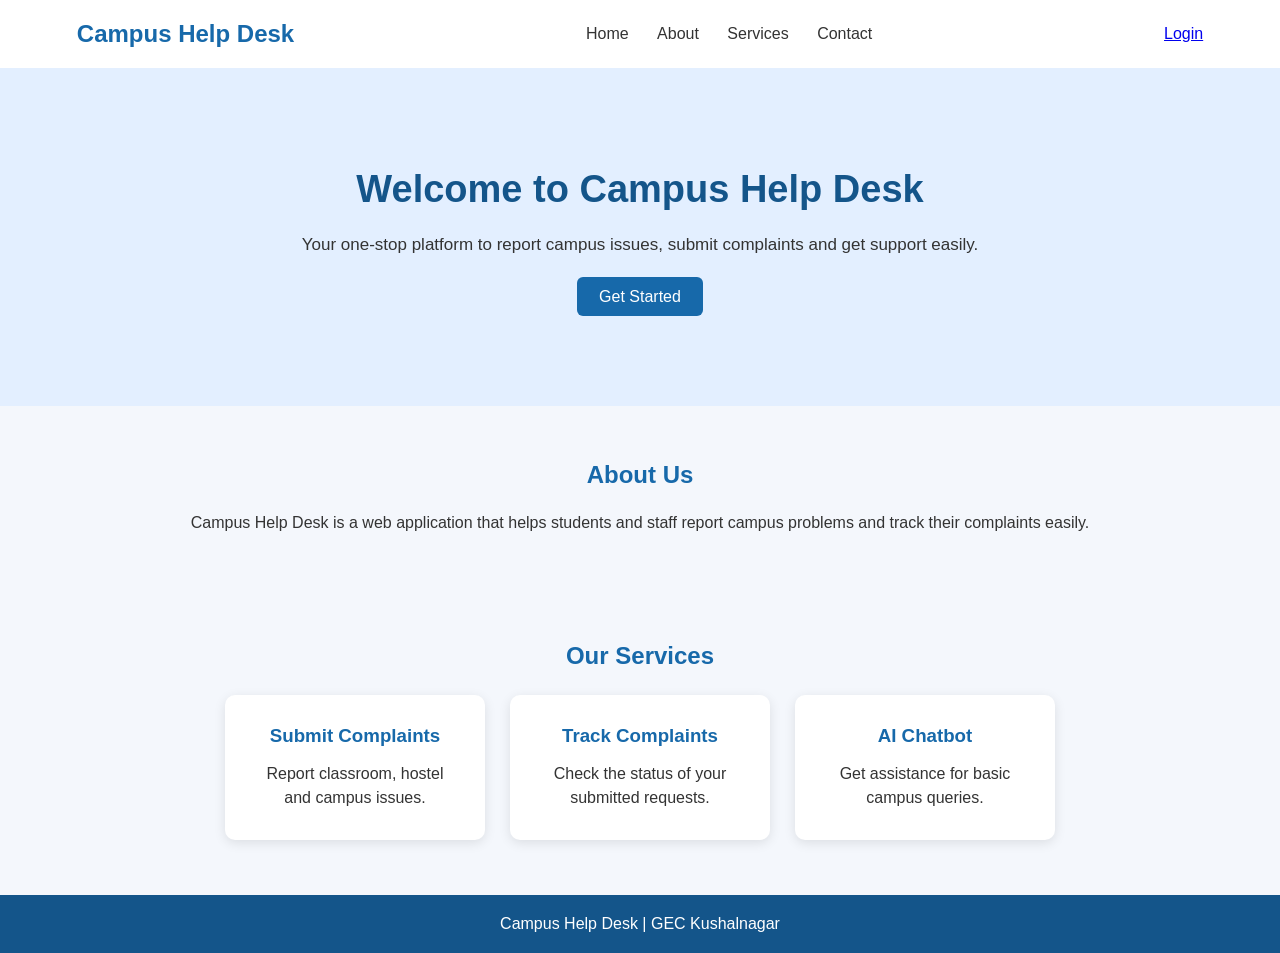
<file: fontend/index.html>
<!DOCTYPE html>
<html lang="en">
<head>
    <meta charset="UTF-8">
    <meta name="viewport" content="width=device-width, initial-scale=1.0">

    <title>Campus Help Desk</title>

    <link rel="stylesheet" href="css/style.css">
</head>

<body>

    <header>
        <h2>Campus Help Desk</h2>

        <nav>
            <a href="#home">Home</a>
            <a href="#about">About</a>
            <a href="#services">Services</a>
            <a href="#contact">Contact</a>
        </nav>

        <a href="login.html" >Login</a>
    </header>

    <section class="hero" id="home">

        <h1>Welcome to Campus Help Desk</h1>

        <p>
            Your one-stop platform to report campus issues,
            submit complaints and get support easily.
        </p>

        <a href="#services" class="main-btn">
            Get Started
        </a>

    </section>

    <section id="about">

        <h2>About Us</h2>

        <p>
            Campus Help Desk is a web application that helps
            students and staff report campus problems and
            track their complaints easily.
        </p>

    </section>

    <section id="services">

        <h2>Our Services</h2>

        <div class="services">

            <div class="service-card">
                <h3>Submit Complaints</h3>
                <p>Report classroom, hostel and campus issues.</p>
            </div>

            <div class="service-card">
                <h3>Track Complaints</h3>
                <p>Check the status of your submitted requests.</p>
            </div>

            <div class="service-card">
                <h3>AI Chatbot</h3>
                <p>Get assistance for basic campus queries.</p>
            </div>

        </div>

    </section>

    <footer id="contact">
        <p>Campus Help Desk | GEC Kushalnagar</p>
    </footer>

    <script src="js/script.js"></script>

</body>
</html>
</file>
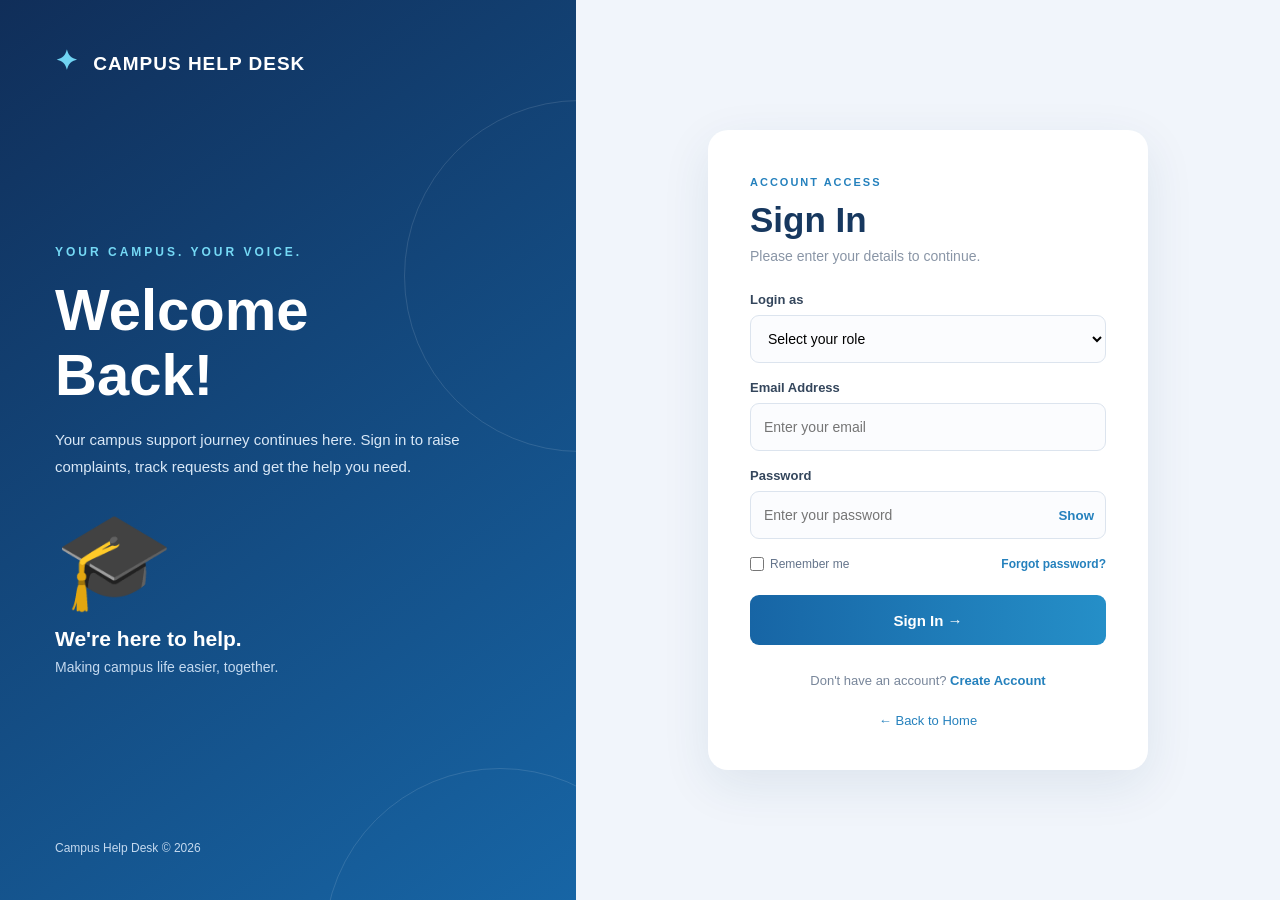
<file: fontend/admin-dashboard.html>
<!DOCTYPE html>
<html lang="en">
<head>
    <meta charset="UTF-8">
    <meta name="viewport" content="width=device-width, initial-scale=1.0">

    <title>Admin Dashboard | Campus Help Desk</title>

    <link rel="stylesheet" href="css/admin-dashboard.css">
</head>

<body>

    <!-- Navigation Bar -->
    <header class="navbar">
        <div class="logo">
            Campus Help Desk
        </div>

        <nav>
            <a href="admin-dashboard.html" class="active">Dashboard</a>
            <a href="login.html" onclick="logout()">Logout</a>
        </nav>
    </header>

    <!-- Main Dashboard -->
    <main class="dashboard-container">

        <!-- Welcome Section -->
        <section class="welcome-section">
            <h1 id="welcomeMessage">Welcome Back, Admin!</h1>
            <p>Manage and monitor student complaints.</p>
        </section>

        <!-- Statistics Section -->
        <section class="statistics-section">

            <div class="stat-card total-card">
                <h3>Total Complaints</h3>
                <h2 id="totalComplaints">0</h2>
            </div>

            <div class="stat-card pending-card">
                <h3>Pending Complaints</h3>
                <h2 id="pendingComplaints">0</h2>
            </div>

            <div class="stat-card progress-card">
                <h3>In Progress</h3>
                <h2 id="inProgressComplaints">0</h2>
            </div>

            <div class="stat-card resolved-card">
                <h3>Resolved Complaints</h3>
                <h2 id="resolvedComplaints">0</h2>
            </div>

        </section>

        <!-- Complaints Section -->
        <section class="complaints-section">

            <div class="section-heading">
                <h2>Student Complaints</h2>
                <p>View, search, filter and update student complaints.</p>
            </div>

            <!-- Search and Filter Section -->
            <div class="filter-section">

                <div class="filter-group search-group">
                    <label for="searchComplaint">Search Complaint</label>

                    <input
                        type="text"
                        id="searchComplaint"
                        placeholder="Search by Complaint ID or Student Name"
                    >
                </div>

                <div class="filter-group">
                    <label for="categoryFilter">Category</label>

                    <select id="categoryFilter">
                        <option value="">All Categories</option>
                    </select>
                </div>

                <div class="filter-group">
                    <label for="priorityFilter">Priority</label>

                    <select id="priorityFilter">
                        <option value="">All Priorities</option>
                    </select>
                </div>

                <div class="filter-group">
                    <label for="statusFilter">Status</label>

                    <select id="statusFilter">
                        <option value="">All Statuses</option>
                        <option value="Pending">Pending</option>
                        <option value="In Progress">In Progress</option>
                        <option value="Resolved">Resolved</option>
                    </select>
                </div>

                <div class="filter-button-group">
                    <button
                        type="button"
                        id="resetFilters"
                        class="reset-btn"
                    >
                        Reset Filters
                    </button>
                </div>

            </div>

            <!-- Complaint Count -->
            <div class="result-info">
                <p id="resultCount">Loading complaints...</p>
            </div>

            <!-- Complaints Table -->
            <div class="table-container">

                <table class="complaints-table">

                    <thead>
                        <tr>
                            <th>Complaint ID</th>
                            <th>Student Name</th>
                            <th>Complaint Title</th>
                            <th>Category</th>
                            <th>Priority</th>
                            <th>Status</th>
                            <th>Date</th>
                            <th>Action</th>
                        </tr>
                    </thead>

                    <tbody id="complaintsTable">

                        <tr>
                            <td colspan="8">Loading complaints...</td>
                        </tr>

                    </tbody>

                </table>

            </div>

        </section>

    </main>

    <!-- Footer -->
    <footer class="footer">
        <p>© 2026 Campus Help Desk. All Rights Reserved.</p>
    </footer>

    <!-- Logout Function -->
    <script>
        function logout() {
            localStorage.removeItem("user_id");
            localStorage.removeItem("user_name");
            localStorage.removeItem("user_role");
        }
    </script>

    <!-- Admin Dashboard JavaScript -->
    <script src="js/admin-dashboard.js"></script>

</body>
</html>
</file>
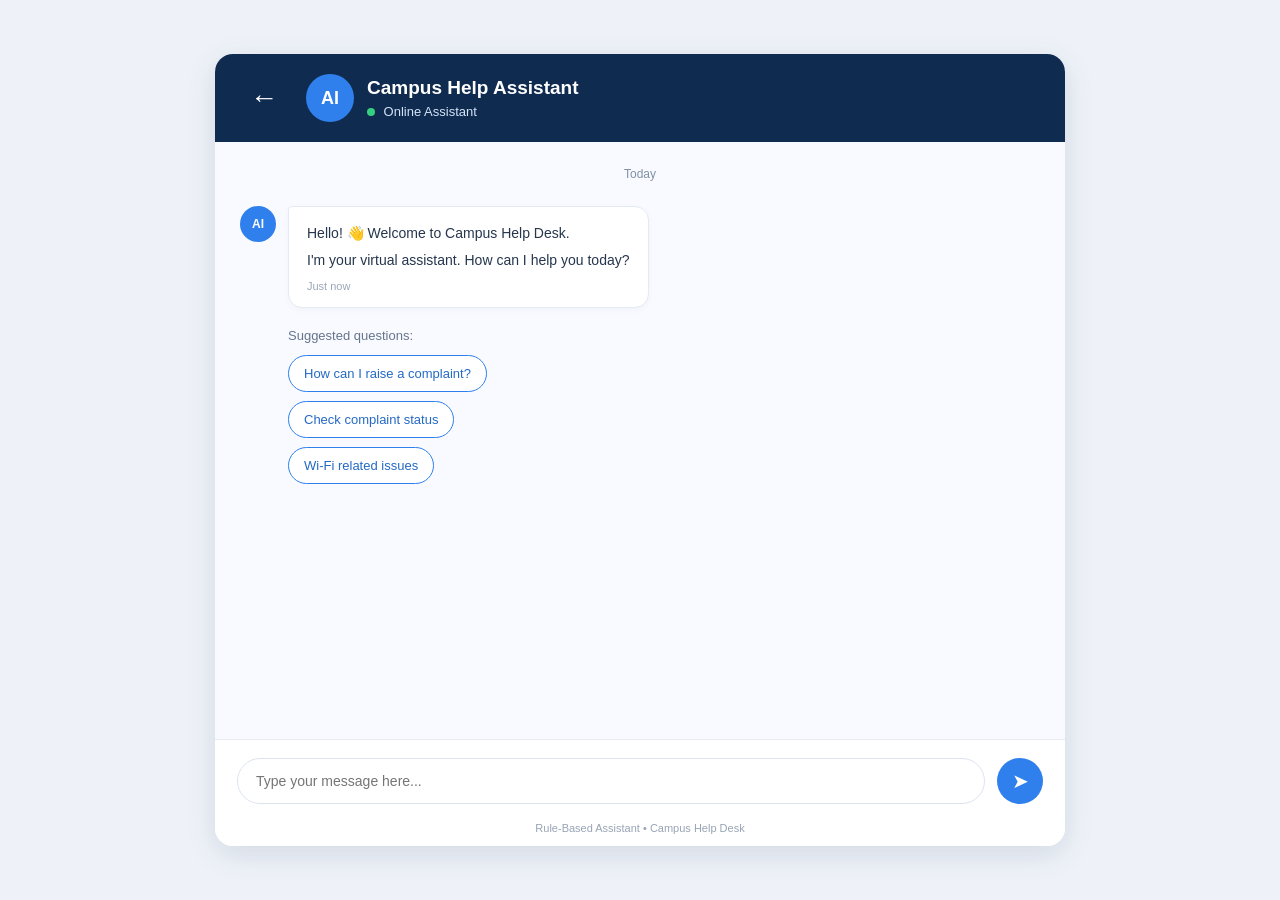
<file: fontend/chatbot.html>
<!DOCTYPE html>
<html lang="en">
<head>
    <meta charset="UTF-8">
    <meta name="viewport" content="width=device-width, initial-scale=1.0">
    <title>Campus Help Assistant</title>
    <link rel="stylesheet" href="css/chatbot.css">
</head>
<body>

<div class="chatbot-container">

    <header class="chat-header">
        <a href="dashboard.html" class="back-btn">←</a>

        <div class="bot-profile">
            <div class="bot-icon">AI</div>
            <div>
                <h2>Campus Help Assistant</h2>
                <p><span class="online-dot"></span> Online Assistant</p>
            </div>
        </div>
    </header>

    <main class="chat-area" id="chatArea">

        <div class="date-label">Today</div>

        <div class="message bot-message">
            <div class="message-avatar">AI</div>
            <div class="message-content">
                <p>Hello! 👋 Welcome to Campus Help Desk.</p>
                <p>I'm your virtual assistant. How can I help you today?</p>
                <span class="message-time">Just now</span>
            </div>
        </div>

        <div class="quick-questions" id="quickQuestions">
            <p>Suggested questions:</p>

            <button class="suggestion-btn"
                onclick="sendSuggestion('How can I raise a complaint?')">
                How can I raise a complaint?
            </button>

            <button class="suggestion-btn"
                onclick="sendSuggestion('How can I check my complaint status?')">
                Check complaint status
            </button>

            <button class="suggestion-btn"
                onclick="sendSuggestion('Whom should I contact for Wi-Fi issues?')">
                Wi-Fi related issues
            </button>
        </div>

    </main>

    <footer class="chat-input-area">
        <input type="text" id="userInput"
            placeholder="Type your message here..."
            autocomplete="off" maxlength="500">

        <button type="button" id="sendBtn"
            onclick="sendMessage()">➤</button>
    </footer>

    <p class="chat-footer-note">
        Rule-Based Assistant • Campus Help Desk
    </p>

</div>

<script src="js/chatbot.js"></script>
</body>
</html>
</file>
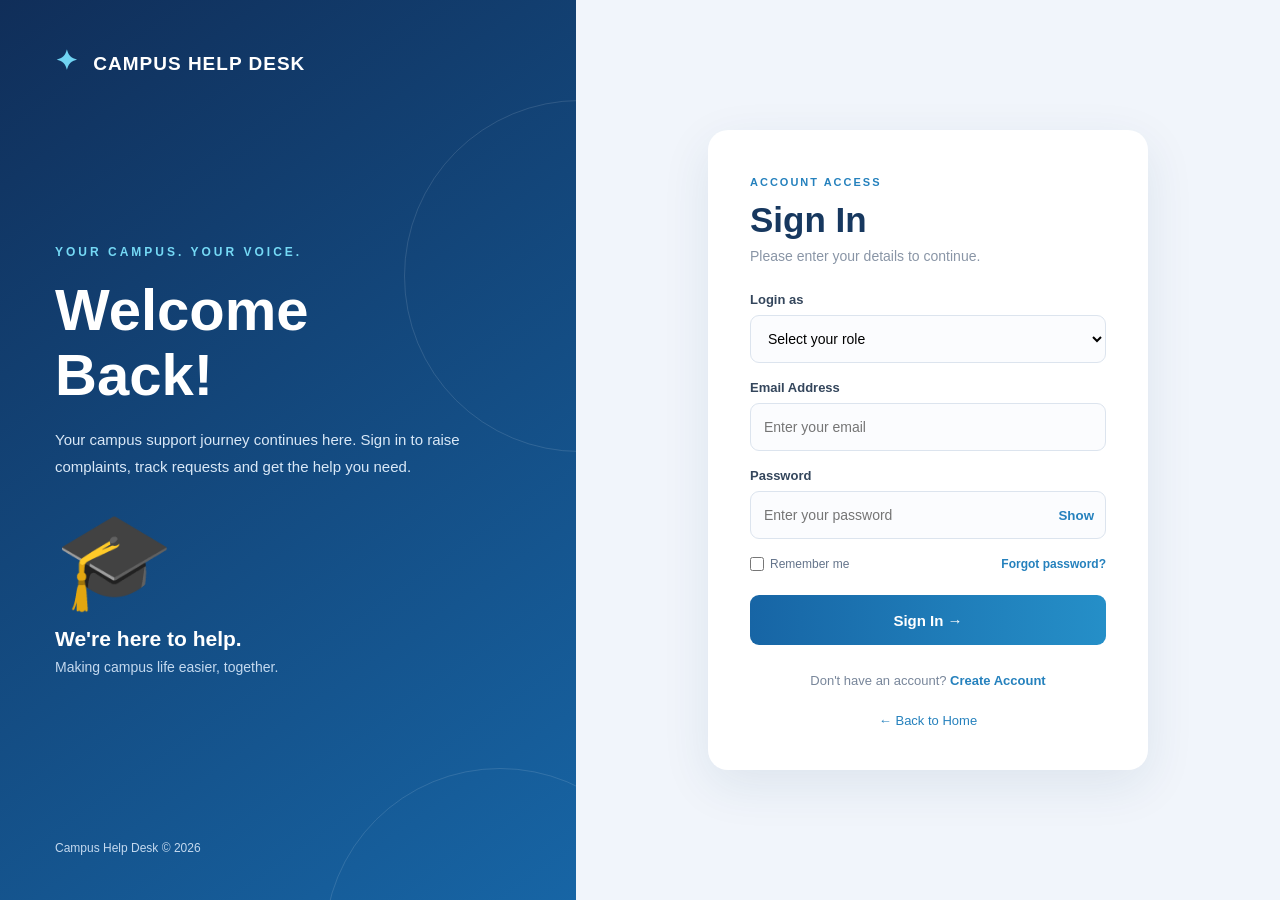
<file: fontend/complaint-details.html>
<!DOCTYPE html>
<html lang="en">
<head>
    <meta charset="UTF-8">
    <meta name="viewport" content="width=device-width, initial-scale=1.0">
    <title>Complaint Details | Campus Help Desk</title>
    <link rel="stylesheet" href="css/complaint-details.css">
</head>
<body>

    <header class="header">
        <div class="logo">Campus <span>Help Desk</span></div>
        <a href="my-complaints.html" class="back-link">← My Complaints</a>
    </header>

    <main class="container">

        <div class="page-heading">
            <span class="tag">STUDENT PORTAL</span>
            <h1>Complaint Details</h1>
            <p>View the complete information about your complaint.</p>
        </div>

        <section class="details-card">

            <div class="details-top">
                <h2 id="complaintTitle">Loading...</h2>
                <span id="complaintStatus" class="status">Loading...</span>
            </div>

            <p class="complaint-id" id="complaintId"></p>

            <div class="details-grid">
                <div class="detail-item">
                    <label>Category</label>
                    <p id="category"></p>
                </div>

                <div class="detail-item">
                    <label>Priority</label>
                    <p id="priority"></p>
                </div>

                <div class="detail-item">
                    <label>Location</label>
                    <p id="location"></p>
                </div>

                <div class="detail-item">
                    <label>Submitted Date</label>
                    <p id="createdAt"></p>
                </div>
            </div>

            <div class="description-section">
                <label>Description</label>
                <p id="description"></p>
            </div>

            <p id="errorMessage" class="error-message"></p>

        </section>

        <a href="my-complaints.html" class="back-btn">Back to My Complaints</a>

    </main>

    <script src="js/complaint-details.js"></script>

</body>
</html>
</file>
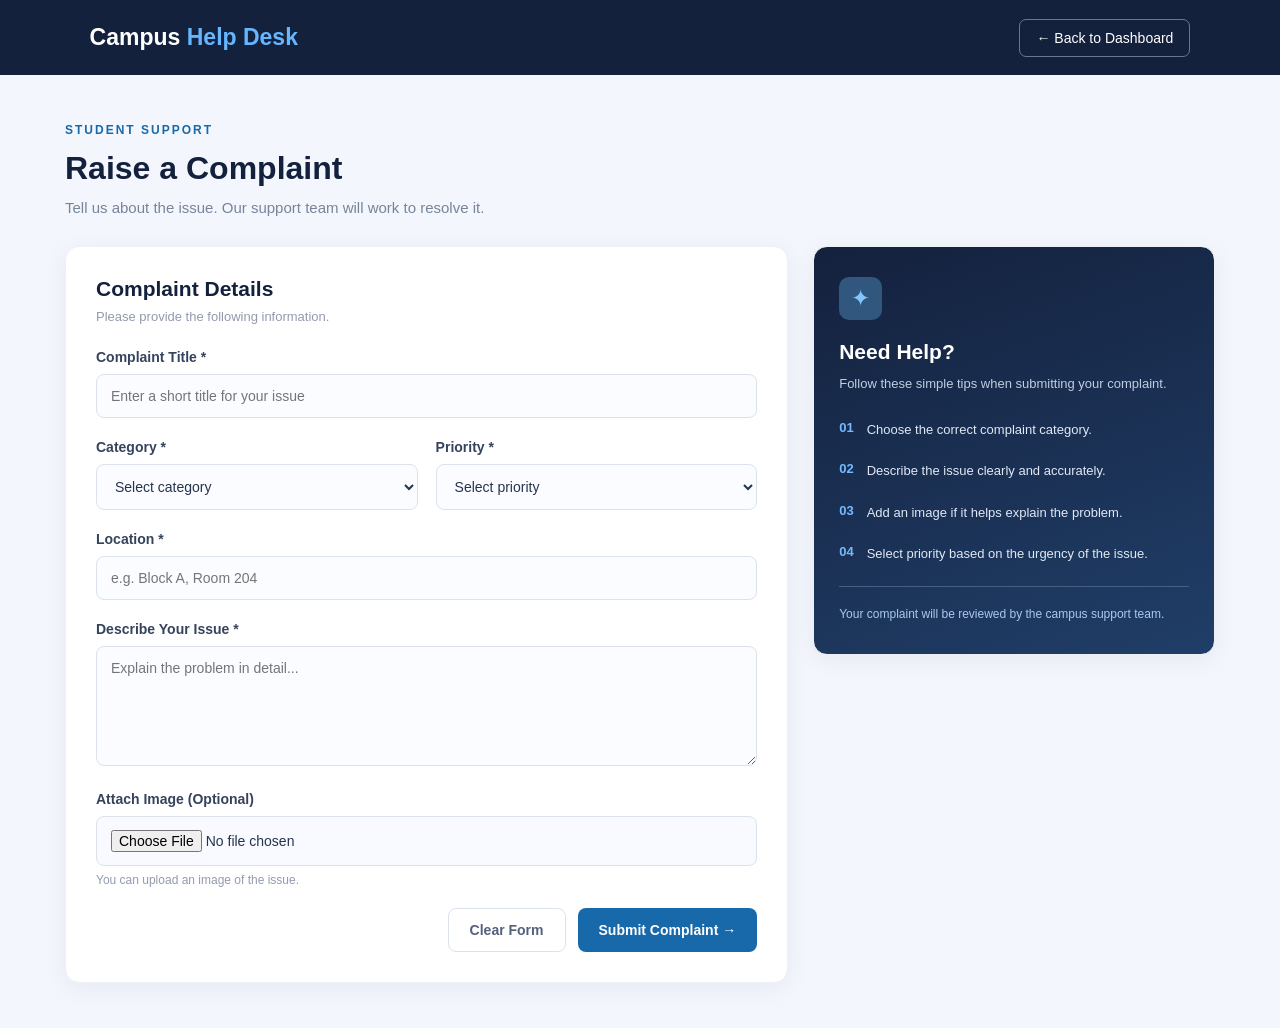
<file: fontend/complaint.html>
<!DOCTYPE html>
<html lang="en">
<head>
    <meta charset="UTF-8">
    <meta name="viewport" content="width=device-width, initial-scale=1.0">
    <title>Raise Complaint | Campus Help Desk</title>
    <link rel="stylesheet" href="css/complaint.css">
</head>
<body>

    <div class="page-container">

        <header class="header">
            <div class="logo">
                Campus <span>Help Desk</span>
            </div>
            <a href="dashboard.html" class="back-link">← Back to Dashboard</a>
        </header>

        <main class="content">

            <div class="intro">
                <span class="tag">STUDENT SUPPORT</span>
                <h1>Raise a Complaint</h1>
                <p>Tell us about the issue. Our support team will work to resolve it.</p>
            </div>

            <div class="form-layout">

                <section class="form-card">

                    <h2>Complaint Details</h2>
                    <p class="form-subtitle">Please provide the following information.</p>

                    <form id="complaintForm">

                        <div class="form-group">
                            <label for="title">Complaint Title *</label>
                            <input type="text" id="title"
                                placeholder="Enter a short title for your issue" required>
                        </div>

                        <div class="form-row">

                            <div class="form-group">
                                <label for="category">Category *</label>
                                <select id="category" required>
                                    <option value="">Select category</option>
                                    <option>Classroom</option>
                                    <option>Laboratory</option>
                                    <option>Hostel</option>
                                    <option>Electrical</option>
                                    <option>Plumbing</option>
                                    <option>Wi-Fi / Network</option>
                                    <option>Maintenance</option>
                                    <option>Lost and Found</option>
                                    <option>Other</option>
                                </select>
                            </div>

                            <div class="form-group">
                                <label for="priority">Priority *</label>
                                <select id="priority" required>
                                    <option value="">Select priority</option>
                                    <option>Low</option>
                                    <option>Medium</option>
                                    <option>High</option>
                                </select>
                            </div>

                        </div>

                        <div class="form-group">
                            <label for="location">Location *</label>
                            <input type="text" id="location"
                                placeholder="e.g. Block A, Room 204" required>
                        </div>

                        <div class="form-group">
                            <label for="description">Describe Your Issue *</label>
                            <textarea id="description" rows="5"
                                placeholder="Explain the problem in detail..."
                                required></textarea>
                        </div>

                        <div class="form-group">
                            <label for="attachment">Attach Image (Optional)</label>
                            <input type="file" id="attachment" accept="image/*">
                            <small>You can upload an image of the issue.</small>
                        </div>

                        <div class="form-actions">
                            <button type="reset" class="cancel-btn">Clear Form</button>
                            <button type="submit" class="submit-btn">
                                Submit Complaint →
                            </button>
                        </div>

                    </form>
                </section>

                <aside class="help-card">
                    <div class="help-icon">✦</div>
                    <h2>Need Help?</h2>
                    <p>Follow these simple tips when submitting your complaint.</p>

                    <div class="tip">
                        <span>01</span>
                        <p>Choose the correct complaint category.</p>
                    </div>

                    <div class="tip">
                        <span>02</span>
                        <p>Describe the issue clearly and accurately.</p>
                    </div>

                    <div class="tip">
                        <span>03</span>
                        <p>Add an image if it helps explain the problem.</p>
                    </div>

                    <div class="tip">
                        <span>04</span>
                        <p>Select priority based on the urgency of the issue.</p>
                    </div>

                    <div class="help-note">
                        Your complaint will be reviewed by the campus support team.
                    </div>
                </aside>

            </div>
        </main>

    </div>

    <script src="js/complaint.js"></script>
</body>
</html>
</file>
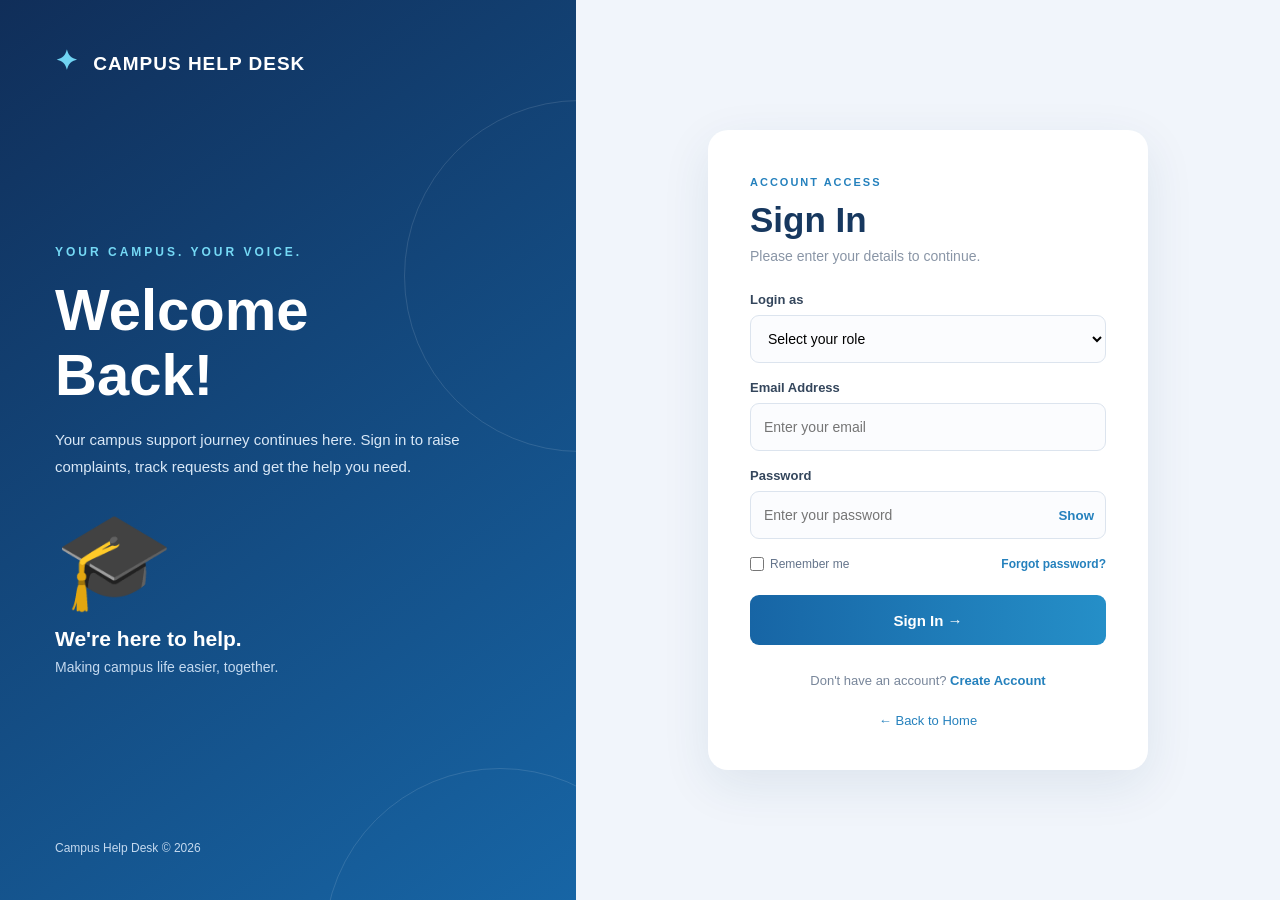
<file: fontend/dashboard.html>
<!DOCTYPE html>
<html lang="en">
<head>
    <meta charset="UTF-8">
    <meta name="viewport" content="width=device-width, initial-scale=1.0">
    <title>Student Dashboard | Campus Help Desk</title>
    <link rel="stylesheet" href="css/dashboard.css">
</head>
<body>

    <div class="dashboard">

        <!-- Sidebar -->
        <aside class="sidebar">
            <h2>Campus<span>Help Desk</span></h2>

            <p class="menu-title">MENU</p>

            <a href="dashboard.html" class="active">Dashboard</a>
            <a href="complaint.html">Raise Complaint</a>
            <a href="my-complaints.html">My Complaints</a>
            <a href="chatbot.html">AI Assistant</a>

            <div class="sidebar-bottom">
                <a href="index.html">Logout</a>
            </div>
        </aside>


        <!-- Main Content -->
        <main class="main-content">

            <!-- Topbar -->
            <header class="topbar">
                <div>
                    <h2>Student Dashboard</h2>
                    <p>Manage your campus requests easily.</p>
                </div>

                <div class="profile">
                    <div class="avatar">S</div>
                    <span>Student</span>
                </div>
            </header>


            <!-- Welcome Section -->
            <section class="welcome">
                <div>
                    <h1 id="welcomeMessage">
                        Welcome Back! 👋
                    </h1>

                    <p>
                        Here's an overview of your campus complaints.
                    </p>
                </div>

                <button onclick="raiseComplaint()">
                    + Raise New Complaint
                </button>
            </section>


            <!-- Complaint Statistics -->
            <section class="stats">

                <div class="stat-card">
                    <p>Total Complaints</p>
                    <h2 id="totalComplaints">0</h2>
                    <span>All submitted requests</span>
                </div>

                <div class="stat-card">
                    <p>Pending</p>
                    <h2 id="pendingComplaints">0</h2>
                    <span>Waiting for attention</span>
                </div>

                <div class="stat-card">
                    <p>In Progress</p>
                    <h2 id="inProgressComplaints">0</h2>
                    <span>Currently being handled</span>
                </div>

                <div class="stat-card">
                    <p>Resolved</p>
                    <h2 id="resolvedComplaints">0</h2>
                    <span>Successfully completed</span>
                </div>

            </section>


            <!-- Recent Complaints -->
            <section class="recent">

                <div class="section-heading">
                    <div>
                        <h2>Recent Complaints</h2>
                        <p>Track your latest submitted requests.</p>
                    </div>

                    <a href="my-complaints.html">View All</a>
                </div>


                <div class="table-container">

                    <table>

                        <thead>
                            <tr>
                                <th>Complaint ID</th>
                                <th>Issue</th>
                                <th>Category</th>
                                <th>Date</th>
                                <th>Status</th>
                            </tr>
                        </thead>

                        <!-- Complaints will be loaded using JavaScript -->
                        <tbody>
                        </tbody>

                    </table>

                </div>

            </section>

        </main>

    </div>


    <!-- JavaScript -->
    <script src="js/dashboard.js"></script>

</body>
</html>
</file>
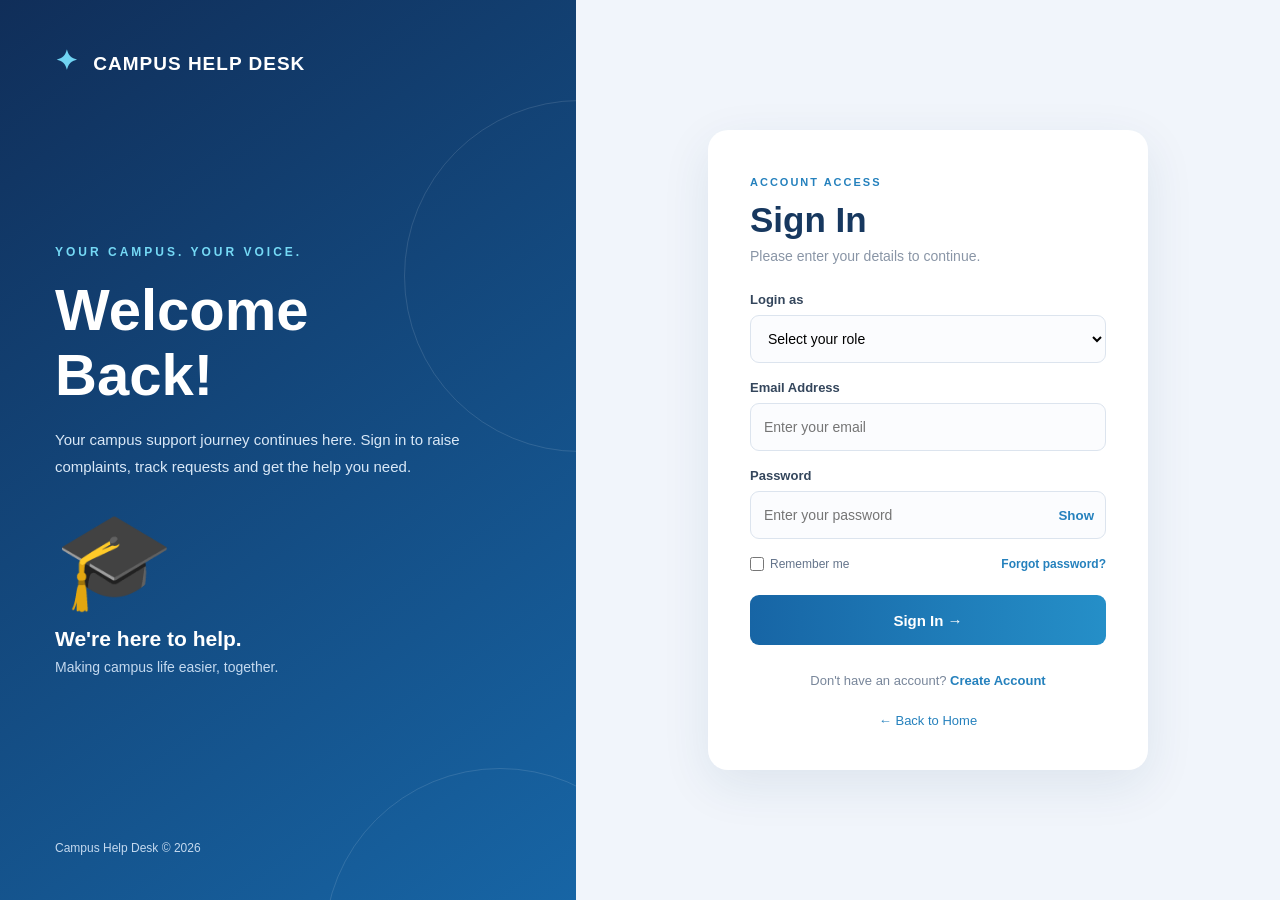
<file: fontend/login.html>
<!DOCTYPE html>
<html lang="en">
<head>
    <meta charset="UTF-8">
    <meta name="viewport" content="width=device-width, initial-scale=1.0">
    <title>Login | Campus Help Desk</title>
    <link rel="stylesheet" href="css/login.css">
</head>
<body>

<div class="login-container">

    <section class="welcome-panel">
        <div class="brand">
            <span class="brand-icon">✦</span>
            CAMPUS HELP DESK
        </div>

        <div class="welcome-content">
            <span class="tagline">YOUR CAMPUS. YOUR VOICE.</span>
            <h1>Welcome<br>Back!</h1>
            <p>
                Your campus support journey continues here.
                Sign in to raise complaints, track requests
                and get the help you need.
            </p>
            <div class="support-art">🎓</div>
            <h3>We're here to help.</h3>
            <span>Making campus life easier, together.</span>
        </div>

        <div class="panel-footer">
            Campus Help Desk © 2026
        </div>
    </section>

    <section class="form-panel">
        <div class="login-card">

            <span class="small-heading">ACCOUNT ACCESS</span>
            <h2>Sign In</h2>
            <p class="subtitle">Please enter your details to continue.</p>

            <form id="loginForm">

                <label for="role">Login as</label>
                <select id="role" required>
                    <option value="">Select your role</option>
                    <option value="student">Student</option>
                    <option value="admin">Admin</option>
                </select>

                <label for="email">Email Address</label>
                <input type="email" id="email"
                    placeholder="Enter your email" required>

                <label for="password">Password</label>
                <div class="password-box">
                    <input type="password" id="password"
                        placeholder="Enter your password" required>
                    <button type="button" id="togglePassword">
                        Show
                    </button>
                </div>

                <div class="form-options">
                    <label class="remember">
                        <input type="checkbox" id="remember">
                        Remember me
                    </label>
                    <a href="#" id="forgotPassword">Forgot password?</a>
                </div>

                <button type="submit" class="login-btn">
                    Sign In →
                </button>

                <p id="loginMessage"></p>
            </form>

            <div class="register-link">
                Don't have an account?
                <a href="register.html">Create Account</a>
            </div>

            <a href="index.html" class="back-home">
                ← Back to Home
            </a>

        </div>
    </section>

</div>

<script src="js/login.js"></script>
</body>
</html>
</file>
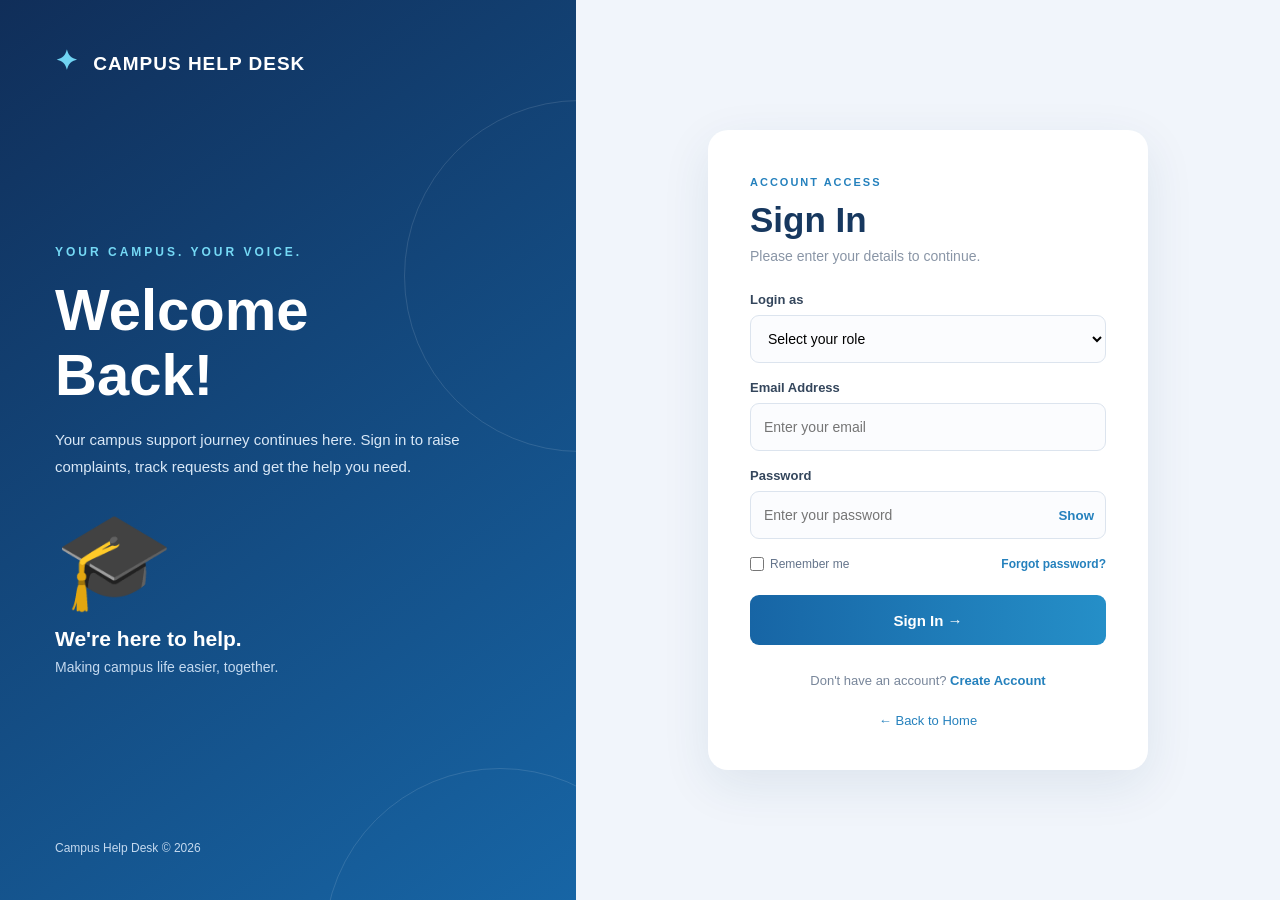
<file: fontend/my-complaints.html>
<!DOCTYPE html>
<html lang="en">
<head>
    <meta charset="UTF-8">
    <meta name="viewport" content="width=device-width, initial-scale=1.0">
    <title>My Complaints | Campus Help Desk</title>
    <link rel="stylesheet" href="css/my-complaints.css">
</head>
<body>

    <header class="header">
        <div class="logo">Campus <span>Help Desk</span></div>
        <a href="dashboard.html" class="back-link">← Dashboard</a>
    </header>

    <main class="container">

        <section class="page-heading">
            <div>
                <span class="tag">STUDENT PORTAL</span>
                <h1>My Complaints</h1>
                <p>View and track the progress of your submitted complaints.</p>
            </div>

            <a href="complaint.html" class="new-btn">+ New Complaint</a>
        </section>

        <!-- Summary Cards -->
        <section class="summary-cards">

            <div class="summary-card">
                <span>Total Complaints</span>
                <h2 id="totalCount">0</h2>
            </div>

            <div class="summary-card">
                <span>Pending</span>
                <h2 id="pendingCount">0</h2>
            </div>

            <div class="summary-card">
                <span>In Progress</span>
                <h2 id="progressCount">0</h2>
            </div>

            <div class="summary-card">
                <span>Resolved</span>
                <h2 id="resolvedCount">0</h2>
            </div>

        </section>

        <!-- Complaint History -->
        <section class="complaints-section">

            <div class="section-top">
                <div>
                    <h2>Complaint History</h2>
                    <p>All your submitted requests are listed below.</p>
                </div>

                <div class="filters">
                    <input type="search" id="searchInput"
                        placeholder="Search complaints...">

                    <select id="statusFilter">
                        <option value="All">All Status</option>
                        <option value="Pending">Pending</option>
                        <option value="In Progress">In Progress</option>
                        <option value="Resolved">Resolved</option>
                    </select>
                </div>
            </div>

            <div class="table-wrapper">
                <table>
                    <thead>
                        <tr>
                            <th>Complaint ID</th>
                            <th>Complaint Title</th>
                            <th>Category</th>
                            <th>Date</th>
                            <th>Priority</th>
                            <th>Status</th>
                            <th>Action</th>
                        </tr>
                    </thead>

                    <!-- Complaints loaded from MySQL -->
                    <tbody id="complaintTable">
                    </tbody>

                </table>
            </div>

            <p id="emptyMessage" class="empty-message" hidden>
                No complaints found.
            </p>

        </section>

    </main>

    <script src="js/my-complaints.js"></script>

</body>
</html>
</file>
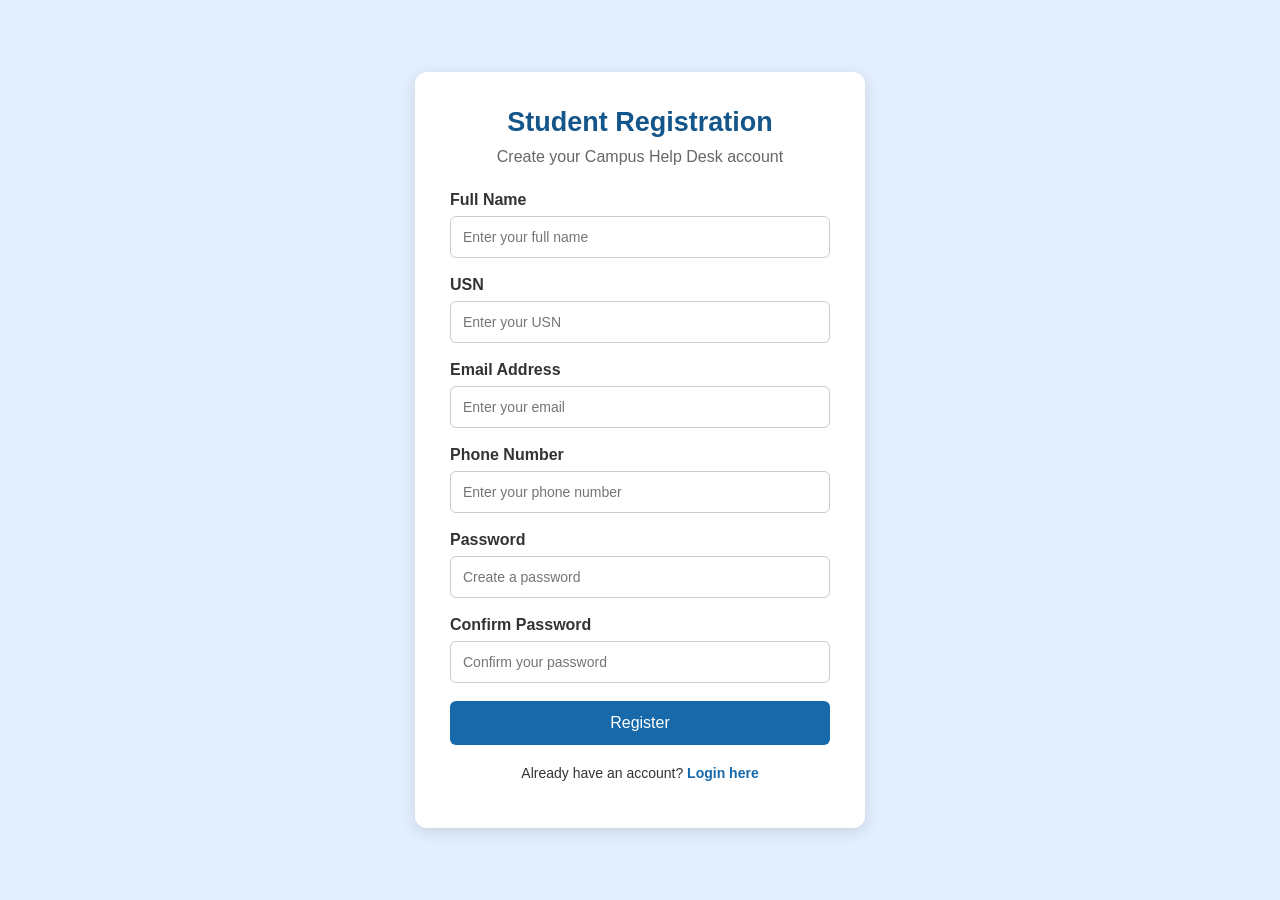
<file: fontend/register.html>
<!DOCTYPE html>
<html lang="en">
<head>
    <meta charset="UTF-8">
    <meta name="viewport" content="width=device-width, initial-scale=1.0">

    <title>Student Registration - Campus Help Desk</title>

    <link rel="stylesheet" href="css/style.css">
</head>

<body>

    <div class="register-container">

        <form class="register-form" id="registerForm">

            <h1>Student Registration</h1>

            <p class="register-subtitle">
                Create your Campus Help Desk account
            </p>

            <label for="fullname">Full Name</label>
            <input type="text" id="fullname"
                   placeholder="Enter your full name" required>

            <label for="usn">USN</label>
            <input type="text" id="usn"
                   placeholder="Enter your USN" required>

            <label for="email">Email Address</label>
            <input type="email" id="email"
                   placeholder="Enter your email" required>

            <label for="phone">Phone Number</label>
            <input type="tel" id="phone"
                   placeholder="Enter your phone number"
                   pattern="[0-9]{10}" maxlength="10" required>

            <label for="password">Password</label>
            <input type="password" id="password"
                   placeholder="Create a password"
                   minlength="8" required>

            <label for="confirmPassword">Confirm Password</label>
            <input type="password" id="confirmPassword"
                   placeholder="Confirm your password" required>

            <button type="submit" class="register-btn">
                Register
            </button>

            <p class="login-link">
                Already have an account?
                <a href="login.html">Login here</a>
            </p>

            <p id="registerMessage" aria-live="polite"></p>

        </form>

    </div>

    <script src="js/script.js"></script>

</body>
</html>
</file>
<file: fontend/css/style.css>
* {
    margin: 0;
    padding: 0;
    box-sizing: border-box;
}

body {
    font-family: Arial, sans-serif;
    background-color: #f4f7fc;
    color: #333;
}

header {
    display: flex;
    justify-content: space-between;
    align-items: center;
    padding: 20px 6%;
    background-color: white;
}

header h2 {
    color: #1769aa;
}

nav a {
    text-decoration: none;
    color: #333;
    margin: 0 12px;
}

nav a:hover {
    color: #1769aa;
}

.login-btn,
.main-btn {
    background-color: #1769aa;
    color: white;
    padding: 11px 22px;
    text-decoration: none;
    border-radius: 6px;
}

.hero {
    text-align: center;
    padding: 100px 20px;
    background-color: #e3efff;
}

.hero h1 {
    font-size: 38px;
    color: #14558a;
    margin-bottom: 20px;
}

.hero p {
    font-size: 17px;
    margin-bottom: 30px;
    line-height: 1.6;
}

section {
    padding: 55px 8%;
    text-align: center;
}

section h2 {
    margin-bottom: 25px;
    color: #1769aa;
}

.services {
    display: flex;
    justify-content: center;
    gap: 25px;
    flex-wrap: wrap;
}

.service-card {
    background-color: white;
    padding: 30px;
    width: 260px;
    border-radius: 10px;
    box-shadow: 0 3px 12px rgba(0,0,0,0.1);
}

.service-card h3 {
    color: #1769aa;
    margin-bottom: 15px;
}

.service-card p {
    line-height: 1.5;
}

footer {
    text-align: center;
    background-color: #14558a;
    color: white;
    padding: 20px;
}
/* Registration Page */

.register-container {
    min-height: 100vh;
    display: flex;
    justify-content: center;
    align-items: center;
    padding: 30px 15px;
    background-color: #e3efff;
}

.register-form {
    background-color: white;
    width: 100%;
    max-width: 450px;
    padding: 35px;
    border-radius: 12px;
    box-shadow: 0 4px 15px rgba(0,0,0,0.12);
}

.register-form h1 {
    text-align: center;
    color: #14558a;
    margin-bottom: 10px;
    font-size: 27px;
}

.register-subtitle {
    text-align: center;
    color: #666;
    margin-bottom: 25px;
}

.register-form label {
    display: block;
    margin-bottom: 7px;
    font-weight: bold;
    color: #333;
}

.register-form input {
    width: 100%;
    padding: 12px;
    margin-bottom: 18px;
    border: 1px solid #ccc;
    border-radius: 6px;
    font-size: 14px;
}

.register-form input:focus {
    outline: none;
    border-color: #1769aa;
}

.register-btn {
    width: 100%;
    padding: 13px;
    background-color: #1769aa;
    color: white;
    border: none;
    border-radius: 6px;
    font-size: 16px;
    cursor: pointer;
}

.register-btn:hover {
    background-color: #14558a;
}

.login-link {
    text-align: center;
    margin-top: 20px;
    font-size: 14px;
}

.login-link a {
    color: #1769aa;
    text-decoration: none;
    font-weight: bold;
}

#registerMessage {
    text-align: center;
    margin-top: 12px;
    font-size: 14px;
}
</file>
<file: fontend/css/admin-dashboard.css>
/* =================================
   GENERAL STYLING
================================= */

* {
    margin: 0;
    padding: 0;
    box-sizing: border-box;
}

body {
    font-family: Arial, Helvetica, sans-serif;
    background-color: #f4f7fb;
    color: #333;
    min-height: 100vh;
    display: flex;
    flex-direction: column;
}


/* =================================
   NAVIGATION BAR
================================= */

.navbar {
    width: 100%;
    background-color: #173b68;
    color: white;
    padding: 18px 5%;
    display: flex;
    justify-content: space-between;
    align-items: center;
    box-shadow: 0 2px 8px rgba(0, 0, 0, 0.12);
}

.logo {
    font-size: 23px;
    font-weight: bold;
}

.navbar nav {
    display: flex;
    align-items: center;
    gap: 25px;
}

.navbar nav a {
    color: white;
    text-decoration: none;
    font-size: 15px;
    transition: 0.3s;
}

.navbar nav a:hover,
.navbar nav a.active {
    color: #a9d5ff;
}


/* =================================
   DASHBOARD CONTAINER
================================= */

.dashboard-container {
    width: 90%;
    max-width: 1400px;
    margin: 35px auto;
    flex: 1;
}


/* =================================
   WELCOME SECTION
================================= */

.welcome-section {
    margin-bottom: 30px;
}

.welcome-section h1 {
    font-size: 28px;
    color: #173b68;
    margin-bottom: 10px;
}

.welcome-section p {
    color: #777;
    font-size: 15px;
}


/* =================================
   STATISTICS SECTION
================================= */

.statistics-section {
    display: grid;
    grid-template-columns: repeat(4, 1fr);
    gap: 22px;
    margin-bottom: 40px;
}

.stat-card {
    background-color: white;
    padding: 25px;
    border-radius: 10px;
    box-shadow: 0 3px 12px rgba(0, 0, 0, 0.07);
    border-left: 5px solid #173b68;
    transition: transform 0.3s;
}

.stat-card:hover {
    transform: translateY(-4px);
}

.stat-card h3 {
    font-size: 15px;
    color: #666;
    margin-bottom: 15px;
    font-weight: 600;
}

.stat-card h2 {
    font-size: 32px;
    color: #173b68;
    font-weight: bold;
}

.total-card {
    border-left-color: #2563eb;
}

.pending-card {
    border-left-color: #f59e0b;
}

.progress-card {
    border-left-color: #8b5cf6;
}

.resolved-card {
    border-left-color: #16a34a;
}


/* =================================
   COMPLAINTS SECTION
================================= */

.complaints-section {
    background-color: white;
    padding: 25px;
    border-radius: 10px;
    box-shadow: 0 3px 12px rgba(0, 0, 0, 0.07);
}

.section-heading {
    margin-bottom: 22px;
}

.section-heading h2 {
    color: #173b68;
    font-size: 22px;
    margin-bottom: 8px;
}

.section-heading p {
    color: #777;
    font-size: 14px;
}


/* =================================
   SEARCH AND FILTER SECTION
================================= */

.filter-section {
    display: grid;
    grid-template-columns: 2fr 1fr 1fr 1fr auto;
    gap: 15px;
    align-items: end;
    margin-bottom: 20px;
    padding: 20px;
    background-color: #f4f7fb;
    border-radius: 8px;
}

.filter-group {
    display: flex;
    flex-direction: column;
    gap: 8px;
    min-width: 0;
}

.filter-group label {
    color: #173b68;
    font-size: 13px;
    font-weight: bold;
}

.filter-group input,
.filter-group select {
    width: 100%;
    height: 40px;
    padding: 8px 10px;
    border: 1px solid #ccd4df;
    border-radius: 5px;
    background-color: white;
    font-size: 13px;
    color: #333;
    outline: none;
}

.filter-group input:focus,
.filter-group select:focus {
    border-color: #2563eb;
    box-shadow: 0 0 0 2px rgba(37, 99, 235, 0.1);
}

.reset-btn {
    height: 40px;
    padding: 0 16px;
    background-color: #173b68;
    color: white;
    border: none;
    border-radius: 5px;
    font-size: 13px;
    cursor: pointer;
    transition: 0.3s;
    white-space: nowrap;
}

.reset-btn:hover {
    background-color: #24558e;
}


/* =================================
   RESULT INFORMATION
================================= */

.result-info {
    margin-bottom: 15px;
}

.result-info p {
    font-size: 14px;
    color: #666;
    font-weight: 600;
}


/* =================================
   COMPLAINTS TABLE
================================= */

.table-container {
    width: 100%;
    overflow-x: auto;
}

.complaints-table {
    width: 100%;
    border-collapse: collapse;
    min-width: 900px;
}

.complaints-table thead {
    background-color: #173b68;
    color: white;
}

.complaints-table th {
    padding: 15px 12px;
    text-align: left;
    font-size: 14px;
    font-weight: 600;
    white-space: nowrap;
}

.complaints-table td {
    padding: 14px 12px;
    border-bottom: 1px solid #e5e7eb;
    font-size: 14px;
    color: #444;
}

.complaints-table tbody tr:hover {
    background-color: #f5f8fc;
}

.complaints-table tbody tr:last-child td {
    border-bottom: none;
}


/* =================================
   STATUS DROPDOWN
================================= */

.status-select {
    padding: 8px 10px;
    border: 1px solid #ccc;
    border-radius: 5px;
    background-color: white;
    font-size: 13px;
    cursor: pointer;
    outline: none;
}

.status-select:focus {
    border-color: #2563eb;
}


/* =================================
   UPDATE BUTTON
================================= */

.update-btn {
    background-color: #173b68;
    color: white;
    border: none;
    padding: 9px 15px;
    border-radius: 5px;
    font-size: 13px;
    cursor: pointer;
    transition: 0.3s;
}

.update-btn:hover {
    background-color: #24558e;
}

.update-btn:disabled {
    background-color: #888;
    cursor: not-allowed;
}


/* =================================
   FOOTER
================================= */

.footer {
    width: 100%;
    background-color: #173b68;
    color: white;
    text-align: center;
    padding: 16px;
    font-size: 13px;
    margin-top: auto;
}


/* =================================
   RESPONSIVE DESIGN
================================= */

@media screen and (max-width: 1100px) {

    .statistics-section {
        grid-template-columns: repeat(2, 1fr);
    }

    .filter-section {
        grid-template-columns: repeat(2, 1fr);
    }

    .search-group {
        grid-column: span 2;
    }
}

@media screen and (max-width: 600px) {

    .navbar {
        flex-direction: column;
        gap: 15px;
    }

    .navbar nav {
        gap: 18px;
    }

    .dashboard-container {
        width: 94%;
        margin: 25px auto;
    }

    .statistics-section {
        grid-template-columns: 1fr;
    }

    .welcome-section h1 {
        font-size: 23px;
    }

    .complaints-section {
        padding: 15px;
    }

    .filter-section {
        grid-template-columns: 1fr;
        padding: 15px;
    }

    .search-group {
        grid-column: span 1;
    }

    .reset-btn {
        width: 100%;
    }
}
</file>
<file: fontend/css/chatbot.css>
* {
    margin: 0;
    padding: 0;
    box-sizing: border-box;
    font-family: "Segoe UI", Arial, sans-serif;
}

body {
    min-height: 100vh;
    background: #eef2f8;
    display: flex;
    justify-content: center;
    align-items: center;
    padding: 25px;
}

.chatbot-container {
    width: 100%;
    max-width: 850px;
    height: 88vh;
    min-height: 550px;
    background: #ffffff;
    border-radius: 18px;
    box-shadow: 0 8px 30px rgba(20, 40, 80, 0.12);
    display: flex;
    flex-direction: column;
    overflow: hidden;
}

/* Header */

.chat-header {
    background: #102b50;
    color: white;
    padding: 20px 25px;
    display: flex;
    align-items: center;
    gap: 18px;
}

.back-btn {
    color: white;
    text-decoration: none;
    font-size: 28px;
    padding: 5px 10px;
}

.bot-profile {
    display: flex;
    align-items: center;
    gap: 13px;
}

.bot-icon {
    width: 48px;
    height: 48px;
    background: #2f80ed;
    border-radius: 50%;
    display: flex;
    align-items: center;
    justify-content: center;
    font-weight: bold;
    font-size: 18px;
}

.bot-profile h2 {
    font-size: 19px;
    margin-bottom: 5px;
}

.bot-profile p {
    color: #d4e4f7;
    font-size: 13px;
}

.online-dot {
    display: inline-block;
    width: 8px;
    height: 8px;
    background: #35d07f;
    border-radius: 50%;
    margin-right: 5px;
}

/* Chat Area */

.chat-area {
    flex: 1;
    padding: 25px;
    overflow-y: auto;
    background: #f8faff;
}

.date-label {
    text-align: center;
    color: #8290a5;
    font-size: 12px;
    margin-bottom: 25px;
}

.message {
    display: flex;
    align-items: flex-start;
    gap: 12px;
    margin-bottom: 20px;
}

.message-avatar {
    width: 36px;
    height: 36px;
    flex-shrink: 0;
    background: #2f80ed;
    color: white;
    border-radius: 50%;
    display: flex;
    align-items: center;
    justify-content: center;
    font-size: 12px;
    font-weight: bold;
}

.message-content {
    max-width: 75%;
    padding: 15px 18px;
    background: white;
    border: 1px solid #e3eaf4;
    border-radius: 4px 14px 14px 14px;
    box-shadow: 0 2px 7px rgba(0, 0, 0, 0.03);
}

.message-content p {
    color: #26364d;
    font-size: 14px;
    line-height: 1.6;
    margin-bottom: 5px;
}

.message-time {
    display: block;
    color: #9aa6b7;
    font-size: 11px;
    margin-top: 8px;
}

/* User Message */

.user-message {
    justify-content: flex-end;
}

.user-message .message-content {
    background: #2f80ed;
    border: none;
    border-radius: 14px 4px 14px 14px;
}

.user-message .message-content p {
    color: white;
}

/* Suggested Questions */

.quick-questions {
    margin-left: 48px;
    margin-top: 20px;
}

.quick-questions p {
    color: #65758b;
    font-size: 13px;
    margin-bottom: 12px;
}

.suggestion-btn {
    display: block;
    width: fit-content;
    max-width: 100%;
    padding: 10px 15px;
    margin-bottom: 9px;
    background: white;
    border: 1px solid #2f80ed;
    border-radius: 20px;
    color: #2469c5;
    font-size: 13px;
    cursor: pointer;
    text-align: left;
}

.suggestion-btn:hover {
    background: #eaf3ff;
}

/* Input Area */

.chat-input-area {
    display: flex;
    align-items: center;
    gap: 12px;
    padding: 18px 22px;
    background: white;
    border-top: 1px solid #e8edf4;
}

.chat-input-area input {
    flex: 1;
    padding: 14px 18px;
    border: 1px solid #dce4ef;
    border-radius: 25px;
    outline: none;
    font-size: 14px;
}

.chat-input-area input:focus {
    border-color: #2f80ed;
}

.chat-input-area button {
    width: 46px;
    height: 46px;
    border: none;
    border-radius: 50%;
    background: #2f80ed;
    color: white;
    font-size: 20px;
    cursor: pointer;
}

.chat-input-area button:hover {
    background: #1c65c4;
}

.chat-footer-note {
    text-align: center;
    color: #98a4b5;
    font-size: 11px;
    padding: 0 10px 12px;
    background: white;
}

/* Mobile Responsive */

@media (max-width: 600px) {
    body {
        padding: 0;
    }

    .chatbot-container {
        height: 100vh;
        min-height: 0;
        border-radius: 0;
    }

    .chat-header {
        padding: 16px;
    }

    .bot-profile h2 {
        font-size: 16px;
    }

    .chat-area {
        padding: 18px 14px;
    }

    .message-content {
        max-width: 85%;
    }

    .quick-questions {
        margin-left: 0;
    }
}
</file>
<file: fontend/css/complaint-details.css>
* {
    margin: 0;
    padding: 0;
    box-sizing: border-box;
    font-family: Arial, sans-serif;
}

body {
    background: #f4f7fb;
    color: #263445;
}

.header {
    background: white;
    padding: 20px 7%;
    display: flex;
    justify-content: space-between;
    align-items: center;
    box-shadow: 0 2px 8px rgba(0,0,0,0.06);
}

.logo {
    font-size: 22px;
    font-weight: bold;
    color: #263b57;
}

.logo span {
    color: #2784bd;
}

.back-link {
    text-decoration: none;
    color: #2784bd;
    font-weight: bold;
}

.container {
    width: 85%;
    max-width: 950px;
    margin: 45px auto;
}

.page-heading {
    margin-bottom: 25px;
}

.tag {
    color: #2784bd;
    font-size: 12px;
    font-weight: bold;
    letter-spacing: 1px;
}

.page-heading h1 {
    margin: 10px 0;
    font-size: 30px;
}

.page-heading p {
    color: #718096;
}

.details-card {
    background: white;
    padding: 30px;
    border-radius: 12px;
    box-shadow: 0 3px 15px rgba(0,0,0,0.06);
}

.details-top {
    display: flex;
    justify-content: space-between;
    align-items: center;
    gap: 15px;
    margin-bottom: 12px;
}

.details-top h2 {
    font-size: 22px;
}

.status {
    padding: 7px 14px;
    border-radius: 20px;
    font-size: 13px;
    font-weight: bold;
}

.pending {
    background: #fff2d6;
    color: #b7791f;
}

.progress {
    background: #e0efff;
    color: #2874b9;
}

.resolved {
    background: #d9f5e5;
    color: #25834b;
}

.complaint-id {
    color: #718096;
    margin-bottom: 25px;
}

.details-grid {
    display: grid;
    grid-template-columns: 1fr 1fr;
    gap: 25px;
    padding: 25px 0;
    border-top: 1px solid #e5eaf0;
    border-bottom: 1px solid #e5eaf0;
}

.detail-item label,
.description-section label {
    color: #718096;
    font-size: 14px;
    font-weight: bold;
}

.detail-item p {
    margin-top: 8px;
    font-size: 16px;
}

.description-section {
    margin-top: 25px;
}

.description-section p {
    margin-top: 10px;
    line-height: 1.7;
    white-space: pre-wrap;
    overflow-wrap: anywhere;
}

.error-message {
    color: red;
    margin-top: 20px;
}

.back-btn {
    display: inline-block;
    margin-top: 25px;
    padding: 12px 20px;
    background: #2784bd;
    color: white;
    text-decoration: none;
    border-radius: 6px;
}

.back-btn:hover {
    background: #1d6696;
}

@media (max-width: 600px) {
    .container {
        width: 92%;
    }

    .details-grid {
        grid-template-columns: 1fr;
    }

    .details-top {
        align-items: flex-start;
        flex-direction: column;
    }
}
</file>
<file: fontend/css/complaint.css>
* {
    margin: 0;
    padding: 0;
    box-sizing: border-box;
    font-family: 'Segoe UI', Arial, sans-serif;
}

body {
    background: #f3f6fc;
    color: #202b42;
}

.page-container {
    min-height: 100vh;
}

/* Header */
.header {
    height: 75px;
    background: #14213d;
    display: flex;
    justify-content: space-between;
    align-items: center;
    padding: 0 7%;
}

.logo {
    color: white;
    font-size: 23px;
    font-weight: 700;
}

.logo span {
    color: #65b5ff;
}

.back-link {
    color: white;
    text-decoration: none;
    font-size: 14px;
    padding: 10px 16px;
    border: 1px solid #647895;
    border-radius: 7px;
    transition: 0.3s;
}

.back-link:hover {
    background: #27436d;
}

/* Main content */
.content {
    max-width: 1200px;
    margin: auto;
    padding: 45px 25px;
}

.intro {
    margin-bottom: 30px;
}

.tag {
    color: #1769aa;
    font-size: 12px;
    font-weight: 700;
    letter-spacing: 2px;
}

.intro h1 {
    font-size: 32px;
    margin: 12px 0;
    color: #14213d;
}

.intro p {
    color: #78849a;
    font-size: 15px;
}

/* Form layout */
.form-layout {
    display: grid;
    grid-template-columns: 1.8fr 1fr;
    gap: 25px;
    align-items: start;
}

.form-card,
.help-card {
    background: white;
    border-radius: 14px;
    padding: 30px;
    box-shadow: 0 5px 25px rgba(20, 40, 80, 0.06);
    border: 1px solid #edf0f5;
}

.form-card h2,
.help-card h2 {
    font-size: 21px;
    color: #14213d;
}

.form-subtitle {
    color: #929bad;
    font-size: 13px;
    margin: 8px 0 25px;
}

/* Form fields */
.form-group {
    margin-bottom: 21px;
}

.form-group label {
    display: block;
    font-size: 14px;
    font-weight: 600;
    margin-bottom: 9px;
    color: #35435d;
}

.form-group input,
.form-group select,
.form-group textarea {
    width: 100%;
    padding: 13px 14px;
    border: 1px solid #dce2ed;
    border-radius: 8px;
    outline: none;
    background: #fbfcff;
    color: #26334c;
    font-size: 14px;
    transition: 0.3s;
}

.form-group input:focus,
.form-group select:focus,
.form-group textarea:focus {
    border-color: #3488cf;
    background: white;
    box-shadow: 0 0 0 3px rgba(52, 136, 207, 0.10);
}

.form-group textarea {
    resize: vertical;
    min-height: 120px;
}

.form-group input[type="file"] {
    background: #f8faff;
    cursor: pointer;
}

.form-group small {
    display: block;
    color: #929bad;
    font-size: 12px;
    margin-top: 7px;
}

.form-row {
    display: grid;
    grid-template-columns: 1fr 1fr;
    gap: 18px;
}

/* Buttons */
.form-actions {
    display: flex;
    justify-content: flex-end;
    gap: 12px;
    margin-top: 10px;
}

.form-actions button {
    padding: 13px 21px;
    border-radius: 8px;
    font-size: 14px;
    font-weight: 600;
    cursor: pointer;
    transition: 0.3s;
}

.cancel-btn {
    background: white;
    border: 1px solid #dce2ed;
    color: #53617a;
}

.cancel-btn:hover {
    background: #f0f3f8;
}

.submit-btn {
    background: #1769aa;
    border: none;
    color: white;
}

.submit-btn:hover {
    background: #12558d;
}

/* Help card */
.help-card {
    background: linear-gradient(160deg, #14213d, #203e68);
    color: white;
    padding: 30px 25px;
}

.help-icon {
    width: 43px;
    height: 43px;
    background: #31577f;
    border-radius: 10px;
    display: grid;
    place-items: center;
    font-size: 23px;
    margin-bottom: 20px;
    color: #83c5ff;
}

.help-card h2 {
    color: white;
    margin-bottom: 10px;
}

.help-card > p {
    color: #c1cde0;
    font-size: 13px;
    line-height: 1.6;
    margin-bottom: 25px;
}

.tip {
    display: flex;
    gap: 13px;
    align-items: flex-start;
    margin-bottom: 22px;
}

.tip span {
    color: #75baff;
    font-size: 13px;
    font-weight: 700;
}

.tip p {
    color: #e0e8f5;
    font-size: 13px;
    line-height: 1.5;
}

.help-note {
    border-top: 1px solid #466080;
    padding-top: 18px;
    margin-top: 10px;
    color: #a9c9ec;
    font-size: 12px;
    line-height: 1.6;
}

/* Responsive design */
@media (max-width: 850px) {
    .form-layout {
        grid-template-columns: 1fr;
    }
}

@media (max-width: 550px) {
    .header {
        padding: 0 18px;
    }

    .logo {
        font-size: 18px;
    }

    .back-link {
        font-size: 12px;
        padding: 8px;
    }

    .content {
        padding: 30px 15px;
    }

    .intro h1 {
        font-size: 26px;
    }

    .form-card,
    .help-card {
        padding: 22px 17px;
    }

    .form-row {
        grid-template-columns: 1fr;
        gap: 0;
    }

    .form-actions {
        flex-direction: column;
    }

    .form-actions button {
        width: 100%;
    }
}
</file>
<file: fontend/css/dashboard.css>
* {
    margin: 0;
    padding: 0;
    box-sizing: border-box;
    font-family: 'Segoe UI', Arial, sans-serif;
}

body {
    background: #f4f6fb;
    color: #202b42;
}

.dashboard {
    display: flex;
    min-height: 100vh;
}

/* Sidebar */
.sidebar {
    width: 250px;
    background: #14213d;
    color: white;
    padding: 30px 20px;
    display: flex;
    flex-direction: column;
}

.sidebar h2 {
    font-size: 22px;
    margin-bottom: 45px;
}

.sidebar h2 span {
    display: block;
    color: #65b5ff;
    font-size: 17px;
    margin-top: 4px;
}

.menu-title {
    color: #91a0bd;
    font-size: 12px;
    letter-spacing: 2px;
    margin-bottom: 18px;
}

.sidebar a {
    color: #cbd4e5;
    text-decoration: none;
    padding: 14px 15px;
    margin-bottom: 9px;
    border-radius: 9px;
    transition: 0.3s;
}

.sidebar a:hover,
.sidebar a.active {
    background: #27436d;
    color: white;
}

.sidebar-bottom {
    margin-top: auto;
}

/* Main content */
.main-content {
    flex: 1;
    padding: 30px 40px;
    min-width: 0;
}

.topbar {
    display: flex;
    justify-content: space-between;
    align-items: center;
    margin-bottom: 30px;
}

.topbar h2 {
    font-size: 25px;
}

.topbar p {
    color: #7d879b;
    margin-top: 6px;
}

.profile {
    display: flex;
    align-items: center;
    gap: 12px;
    font-weight: 600;
}

.avatar {
    width: 42px;
    height: 42px;
    border-radius: 50%;
    background: #dcecff;
    color: #1769aa;
    display: grid;
    place-items: center;
    font-size: 19px;
}

/* Welcome section */
.welcome {
    background: linear-gradient(120deg, #1769aa, #274b91);
    color: white;
    padding: 30px;
    border-radius: 16px;
    display: flex;
    justify-content: space-between;
    align-items: center;
    gap: 20px;
    margin-bottom: 30px;
}

.welcome h1 {
    font-size: 25px;
    margin-bottom: 10px;
}

.welcome p {
    color: #e0edff;
}

.welcome button {
    background: white;
    color: #1769aa;
    border: none;
    padding: 13px 20px;
    border-radius: 8px;
    font-size: 14px;
    font-weight: 600;
    cursor: pointer;
    white-space: nowrap;
}

.welcome button:hover {
    background: #e9f3ff;
}

/* Statistics cards */
.stats {
    display: grid;
    grid-template-columns: repeat(4, 1fr);
    gap: 20px;
    margin-bottom: 35px;
}

.stat-card {
    background: white;
    padding: 23px;
    border-radius: 13px;
    box-shadow: 0 3px 15px rgba(20, 40, 80, 0.05);
    border: 1px solid #edf0f5;
}

.stat-card p {
    color: #68758c;
    font-size: 14px;
}

.stat-card h2 {
    font-size: 30px;
    margin: 13px 0 8px;
    color: #1769aa;
}

.stat-card span {
    font-size: 12px;
    color: #929bad;
}

/* Recent complaints */
.recent {
    background: white;
    padding: 25px;
    border-radius: 14px;
    box-shadow: 0 3px 15px rgba(20, 40, 80, 0.05);
}

.section-heading {
    display: flex;
    justify-content: space-between;
    align-items: center;
    margin-bottom: 25px;
}

.section-heading h2 {
    font-size: 20px;
}

.section-heading p {
    color: #8993a5;
    font-size: 13px;
    margin-top: 7px;
}

.section-heading a {
    color: #1769aa;
    text-decoration: none;
    font-weight: 600;
    font-size: 14px;
}

.table-container {
    width: 100%;
    overflow-x: auto;
}

table {
    width: 100%;
    border-collapse: collapse;
    min-width: 650px;
}

th, td {
    padding: 17px 12px;
    text-align: left;
    border-bottom: 1px solid #edf0f5;
    font-size: 13px;
}

th {
    color: #7d879b;
    background: #f8faff;
    font-weight: 600;
}

td {
    color: #46536b;
}

.status {
    padding: 6px 11px;
    border-radius: 20px;
    font-size: 11px;
    font-weight: 600;
}

.status.pending {
    background: #fff3d8;
    color: #b47a13;
}

.status.progress {
    background: #e3f1ff;
    color: #2475bd;
}

.status.resolved {
    background: #ddf7e8;
    color: #23844c;
}

/* Responsive design */
@media (max-width: 1000px) {
    .stats {
        grid-template-columns: repeat(2, 1fr);
    }

    .main-content {
        padding: 25px;
    }
}

@media (max-width: 650px) {
    .dashboard {
        flex-direction: column;
    }

    .sidebar {
        width: 100%;
        padding: 20px;
    }

    .sidebar h2 {
        margin-bottom: 20px;
    }

    .sidebar-bottom {
        margin-top: 10px;
    }

    .main-content {
        padding: 20px 15px;
    }

    .topbar {
        align-items: flex-start;
        gap: 15px;
    }

    .welcome {
        flex-direction: column;
        align-items: flex-start;
    }

    .stats {
        grid-template-columns: 1fr;
    }

    .section-heading {
        gap: 10px;
    }
}
</file>
<file: fontend/css/login.css>
* {
    margin: 0;
    padding: 0;
    box-sizing: border-box;
    font-family: 'Segoe UI', sans-serif;
}

body {
    min-height: 100vh;
    background: #f1f5fb;
}

.login-container {
    min-height: 100vh;
    display: flex;
}

.welcome-panel {
    width: 45%;
    background: linear-gradient(145deg, #102e59, #1765a5);
    color: white;
    padding: 45px 55px;
    display: flex;
    flex-direction: column;
    justify-content: space-between;
    position: relative;
    overflow: hidden;
}

.welcome-panel::before,
.welcome-panel::after {
    content: "";
    position: absolute;
    border: 1px solid rgba(255,255,255,0.12);
    border-radius: 50%;
    width: 350px;
    height: 350px;
}

.welcome-panel::before {
    right: -180px;
    top: 100px;
}

.welcome-panel::after {
    right: -100px;
    bottom: -220px;
}

.brand {
    font-size: 19px;
    font-weight: 700;
    letter-spacing: 1px;
}

.brand-icon {
    color: #70d4f3;
    margin-right: 8px;
    font-size: 27px;
}

.welcome-content {
    position: relative;
    z-index: 1;
    max-width: 450px;
}

.tagline {
    color: #75d9f5;
    font-size: 12px;
    letter-spacing: 3px;
    font-weight: 700;
}

.welcome-content h1 {
    font-size: 58px;
    line-height: 1.12;
    margin: 18px 0;
}

.welcome-content p {
    color: #d9e8f7;
    line-height: 1.8;
    font-size: 15px;
}

.support-art {
    font-size: 95px;
    margin: 25px 0 10px;
}

.welcome-content h3 {
    font-size: 21px;
    margin-bottom: 7px;
}

.welcome-content > span:last-child {
    color: #c4d9ef;
    font-size: 14px;
}

.panel-footer {
    color: #c4d9ef;
    font-size: 12px;
}

.form-panel {
    width: 55%;
    display: flex;
    justify-content: center;
    align-items: center;
    padding: 35px;
}

.login-card {
    width: 100%;
    max-width: 440px;
    background: white;
    padding: 42px;
    border-radius: 20px;
    box-shadow: 0 15px 50px rgba(25, 61, 105, 0.09);
}

.small-heading {
    color: #2581bd;
    font-size: 11px;
    font-weight: 700;
    letter-spacing: 2px;
}

.login-card h2 {
    color: #17385f;
    font-size: 35px;
    margin-top: 10px;
}

.subtitle {
    color: #8995a6;
    font-size: 14px;
    margin: 8px 0 28px;
}

.login-card form > label {
    display: block;
    color: #34465c;
    font-size: 13px;
    font-weight: 600;
    margin: 17px 0 8px;
}

.login-card input,
.login-card select {
    width: 100%;
    height: 48px;
    border: 1px solid #dce4ee;
    border-radius: 9px;
    padding: 0 13px;
    outline: none;
    background: #fbfcfe;
    font-size: 14px;
}

.login-card input:focus,
.login-card select:focus {
    border-color: #268ac5;
    box-shadow: 0 0 0 3px rgba(38,138,197,0.1);
}

.password-box {
    display: flex;
    position: relative;
    align-items: center;
}

.password-box input {
    padding-right: 65px;
}

.password-box button {
    position: absolute;
    right: 12px;
    border: none;
    background: none;
    color: #2581bd;
    cursor: pointer;
    font-weight: 600;
}

.form-options {
    display: flex;
    justify-content: space-between;
    align-items: center;
    gap: 8px;
    margin: 18px 0 24px;
    font-size: 12px;
}

.remember {
    display: flex;
    align-items: center;
    gap: 6px;
    color: #64748b;
}

.remember input {
    width: 14px;
    height: 14px;
}

.form-options a,
.register-link a {
    color: #2581bd;
    text-decoration: none;
    font-weight: 600;
}

.login-btn {
    width: 100%;
    height: 50px;
    background: linear-gradient(90deg, #1765a5, #258fc8);
    border: none;
    border-radius: 9px;
    color: white;
    font-size: 15px;
    font-weight: 600;
    cursor: pointer;
    transition: 0.3s;
}

.login-btn:hover {
    transform: translateY(-2px);
    box-shadow: 0 8px 20px rgba(23,101,165,0.25);
}

#loginMessage {
    text-align: center;
    margin-top: 12px;
    font-size: 13px;
}

.register-link {
    text-align: center;
    color: #78869a;
    font-size: 13px;
    margin-top: 28px;
}

.back-home {
    display: block;
    text-align: center;
    text-decoration: none;
    color: #2581bd;
    font-size: 13px;
    margin-top: 25px;
}

@media (max-width: 800px) {
    .login-container {
        flex-direction: column;
    }

    .welcome-panel,
    .form-panel {
        width: 100%;
    }

    .welcome-panel {
        min-height: 330px;
        padding: 30px;
    }

    .welcome-content h1 {
        font-size: 40px;
    }

    .support-art {
        display: none;
    }

    .form-panel {
        padding: 25px 15px;
    }

    .login-card {
        padding: 28px 22px;
    }
}
</file>
<file: fontend/css/my-complaints.css>
* {
    margin: 0;
    padding: 0;
    box-sizing: border-box;
    font-family: 'Segoe UI', Arial, sans-serif;
}

body {
    background: #f4f6fb;
    color: #202b42;
}

/* Header */
.header {
    height: 75px;
    background: #14213d;
    display: flex;
    justify-content: space-between;
    align-items: center;
    padding: 0 7%;
}

.logo {
    color: white;
    font-size: 23px;
    font-weight: 700;
}

.logo span {
    color: #65b5ff;
}

.back-link {
    color: white;
    text-decoration: none;
    font-size: 14px;
    border: 1px solid #647895;
    padding: 10px 16px;
    border-radius: 7px;
    transition: 0.3s;
}

.back-link:hover {
    background: #27436d;
}

/* Main container */
.container {
    max-width: 1250px;
    margin: auto;
    padding: 45px 25px;
}

/* Page heading */
.page-heading {
    display: flex;
    justify-content: space-between;
    align-items: center;
    gap: 20px;
    margin-bottom: 30px;
}

.tag {
    color: #1769aa;
    font-size: 12px;
    font-weight: 700;
    letter-spacing: 2px;
}

.page-heading h1 {
    font-size: 32px;
    color: #14213d;
    margin: 10px 0;
}

.page-heading p {
    color: #78849a;
    font-size: 14px;
}

.new-btn {
    background: #1769aa;
    color: white;
    text-decoration: none;
    padding: 13px 20px;
    border-radius: 8px;
    font-size: 14px;
    font-weight: 600;
    white-space: nowrap;
    transition: 0.3s;
}

.new-btn:hover {
    background: #12558d;
}

/* Summary cards */
.summary-cards {
    display: grid;
    grid-template-columns: repeat(4, 1fr);
    gap: 20px;
    margin-bottom: 30px;
}

.summary-card {
    background: white;
    padding: 23px;
    border-radius: 12px;
    border: 1px solid #edf0f5;
    box-shadow: 0 4px 15px rgba(20, 40, 80, 0.04);
}

.summary-card span {
    color: #77849a;
    font-size: 14px;
}

.summary-card h2 {
    font-size: 30px;
    color: #1769aa;
    margin-top: 12px;
}

/* Complaints section */
.complaints-section {
    background: white;
    padding: 28px;
    border-radius: 14px;
    border: 1px solid #edf0f5;
    box-shadow: 0 4px 18px rgba(20, 40, 80, 0.04);
}

.section-top {
    display: flex;
    justify-content: space-between;
    align-items: center;
    gap: 20px;
    margin-bottom: 25px;
}

.section-top h2 {
    font-size: 20px;
    color: #14213d;
}

.section-top p {
    color: #929bad;
    font-size: 13px;
    margin-top: 7px;
}

/* Search and filters */
.filters {
    display: flex;
    gap: 12px;
}

.filters input,
.filters select {
    padding: 11px 13px;
    border: 1px solid #dce2ed;
    border-radius: 7px;
    outline: none;
    color: #46536b;
    background: #fbfcff;
    font-size: 13px;
}

.filters input:focus,
.filters select:focus {
    border-color: #3488cf;
}

/* Table */
.table-wrapper {
    width: 100%;
    overflow-x: auto;
}

table {
    width: 100%;
    min-width: 850px;
    border-collapse: collapse;
}

th, td {
    text-align: left;
    padding: 17px 13px;
    border-bottom: 1px solid #edf0f5;
    font-size: 13px;
}

th {
    background: #f8faff;
    color: #77849a;
    font-weight: 600;
}

td {
    color: #46536b;
}

tbody tr:hover {
    background: #fafcff;
}

/* Status labels */
.status,
.priority {
    display: inline-block;
    padding: 6px 11px;
    border-radius: 20px;
    font-size: 11px;
    font-weight: 600;
    white-space: nowrap;
}

.status.pending {
    background: #fff3d8;
    color: #b47a13;
}

.status.progress {
    background: #e3f1ff;
    color: #2475bd;
}

.status.resolved {
    background: #ddf7e8;
    color: #23844c;
}

/* Priority labels */
.priority.high {
    background: #ffe4e4;
    color: #d34b4b;
}

.priority.medium {
    background: #fff0d9;
    color: #bb801c;
}

.priority.low {
    background: #e7f5e9;
    color: #38864d;
}

/* View button */
.view-btn {
    background: #e8f2ff;
    color: #1769aa;
    border: none;
    padding: 8px 13px;
    border-radius: 6px;
    cursor: pointer;
    font-size: 12px;
    font-weight: 600;
}

.view-btn:hover {
    background: #d5e8ff;
}

.empty-message {
    text-align: center;
    color: #8993a5;
    padding: 25px;
    font-size: 14px;
}

/* Responsive design */
@media (max-width: 900px) {
    .summary-cards {
        grid-template-columns: repeat(2, 1fr);
    }

    .section-top {
        flex-direction: column;
        align-items: flex-start;
    }

    .filters {
        width: 100%;
    }

    .filters input,
    .filters select {
        flex: 1;
        min-width: 0;
    }
}

@media (max-width: 550px) {
    .header {
        padding: 0 18px;
    }

    .logo {
        font-size: 18px;
    }

    .container {
        padding: 30px 15px;
    }

    .page-heading {
        flex-direction: column;
        align-items: flex-start;
    }

    .page-heading h1 {
        font-size: 27px;
    }

    .summary-cards {
        grid-template-columns: 1fr 1fr;
        gap: 12px;
    }

    .summary-card {
        padding: 17px;
    }

    .summary-card h2 {
        font-size: 25px;
    }

    .complaints-section {
        padding: 18px 13px;
    }

    .filters {
        flex-direction: column;
    }
}
</file>
